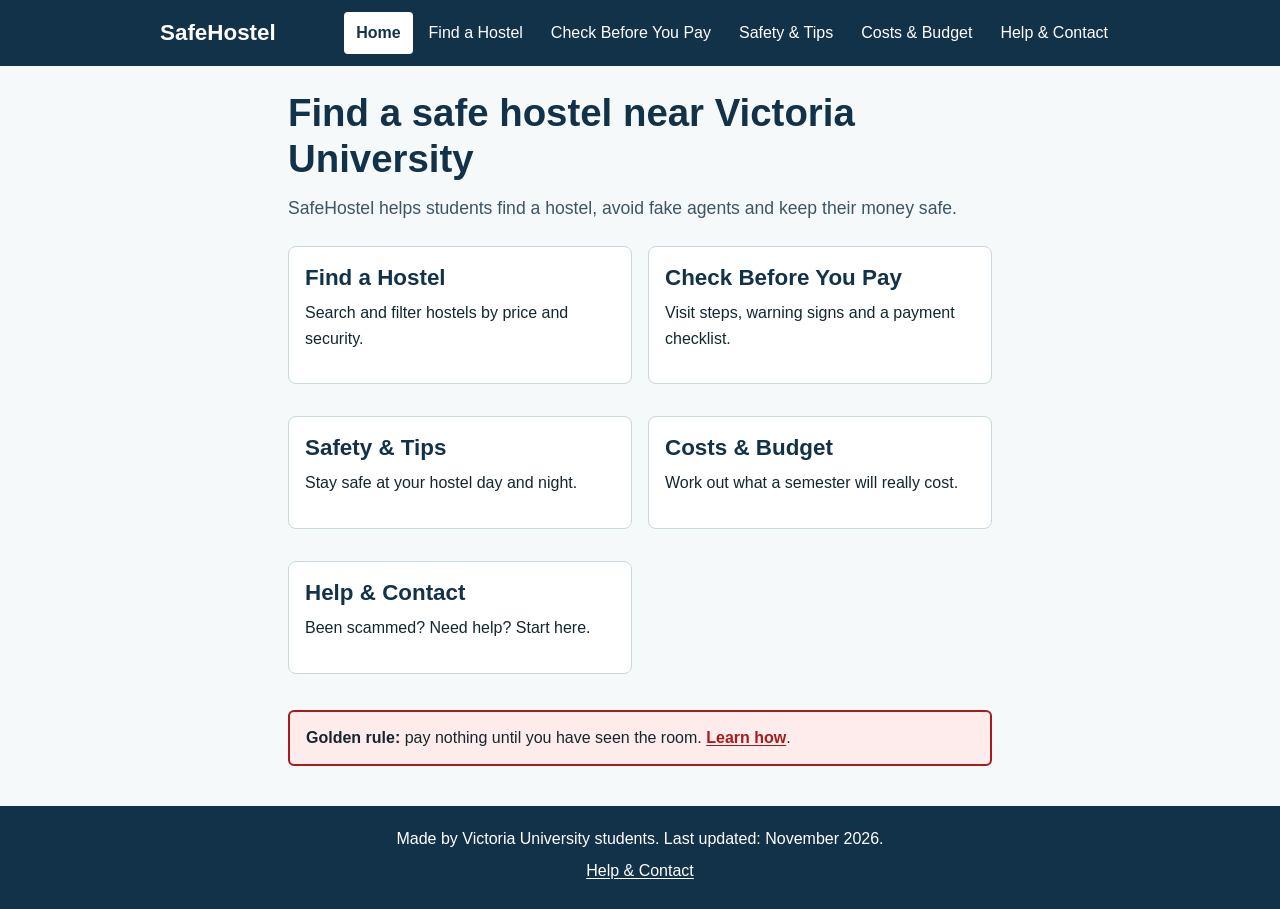
<file: index.html>
<!DOCTYPE html>
<html lang="en">
<head>
  <meta charset="UTF-8">
  <meta name="viewport" content="width=device-width, initial-scale=1">
  <title>Home | SafeHostel</title>
  <link rel="stylesheet" href="check-before-you-pay.css">
  <link rel="stylesheet" href="extra.css">
</head>
<body>
  <a class="skip-link" href="#content">Skip to content</a>
  <header class="site-header">
    <div class="header-inner">
      <p class="site-name"><a href="index.html" aria-current="page">SafeHostel</a></p>
      <button class="menu-toggle" aria-expanded="false" aria-controls="menu">Menu</button>
      <nav aria-label="Main menu">
        <ul class="menu" id="menu">
          <li><a href="index.html" aria-current="page">Home</a></li>
          <li><a href="find-a-hostel.html">Find a Hostel</a></li>
          <li><a href="check-before-you-pay.html">Check Before You Pay</a></li>
          <li><a href="safety-tips.html">Safety &amp; Tips</a></li>
          <li><a href="costs-budget.html">Costs &amp; Budget</a></li>
          <li><a href="help-contact.html">Help &amp; Contact</a></li>
        </ul>
      </nav>
    </div>
  </header>
  <main id="content">
    <h1>Find a safe hostel near Victoria University</h1>
    <p class="lead">SafeHostel helps students find a hostel, avoid fake agents and keep their money safe.</p>
    <div class="grid">
      <a class="card tile" href="find-a-hostel.html"><h2>Find a Hostel</h2><p>Search and filter hostels by price and security.</p></a>
      <a class="card tile" href="check-before-you-pay.html"><h2>Check Before You Pay</h2><p>Visit steps, warning signs and a payment checklist.</p></a>
      <a class="card tile" href="safety-tips.html"><h2>Safety &amp; Tips</h2><p>Stay safe at your hostel day and night.</p></a>
      <a class="card tile" href="costs-budget.html"><h2>Costs &amp; Budget</h2><p>Work out what a semester will really cost.</p></a>
      <a class="card tile" href="help-contact.html"><h2>Help &amp; Contact</h2><p>Been scammed? Need help? Start here.</p></a>
    </div>
    <div class="alert" role="note"><p><strong>Golden rule:</strong> pay nothing until you have seen the room. <a href="check-before-you-pay.html">Learn how</a>.</p></div>
  </main>
  <footer class="site-footer">
    <p>Made by Victoria University students. Last updated: November 2026.</p>
    <p><a href="help-contact.html">Help &amp; Contact</a></p>
  </footer>
  <script src="site.js"></script>
</body>
</html>
</file>
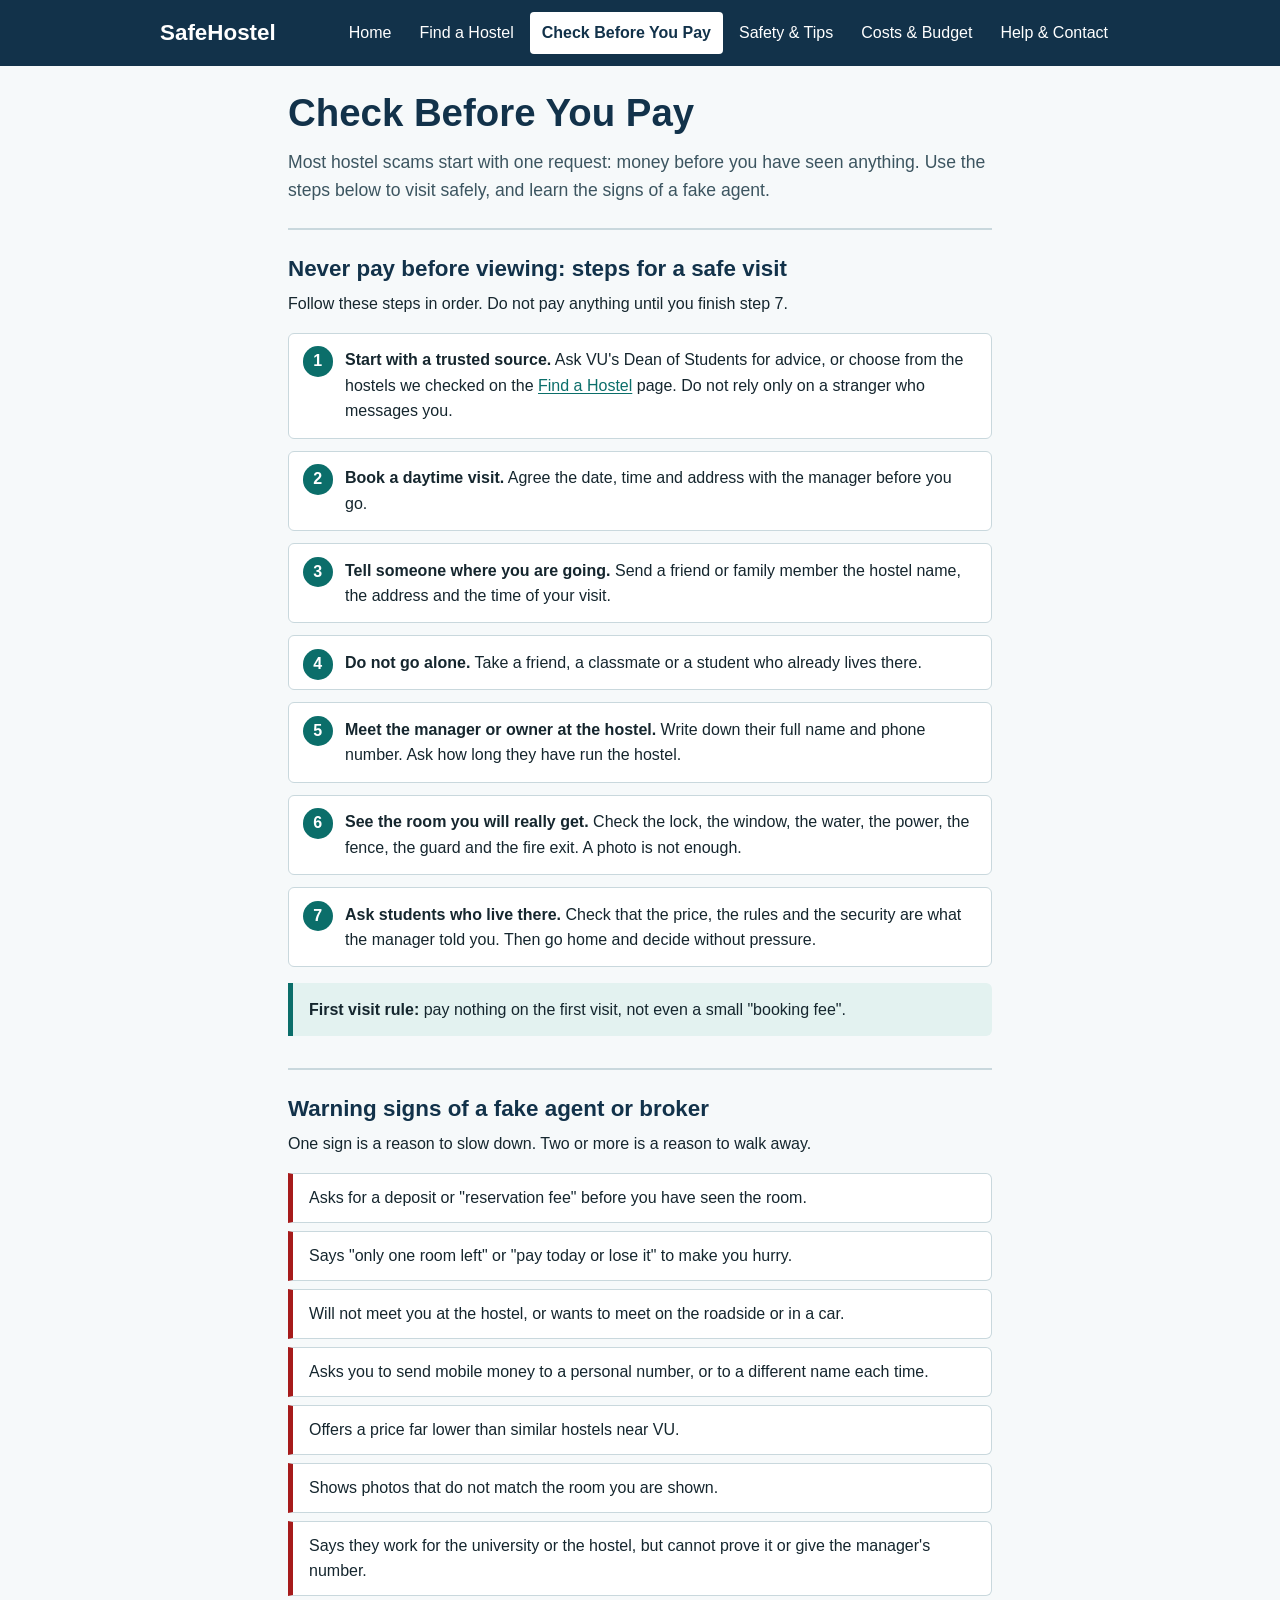
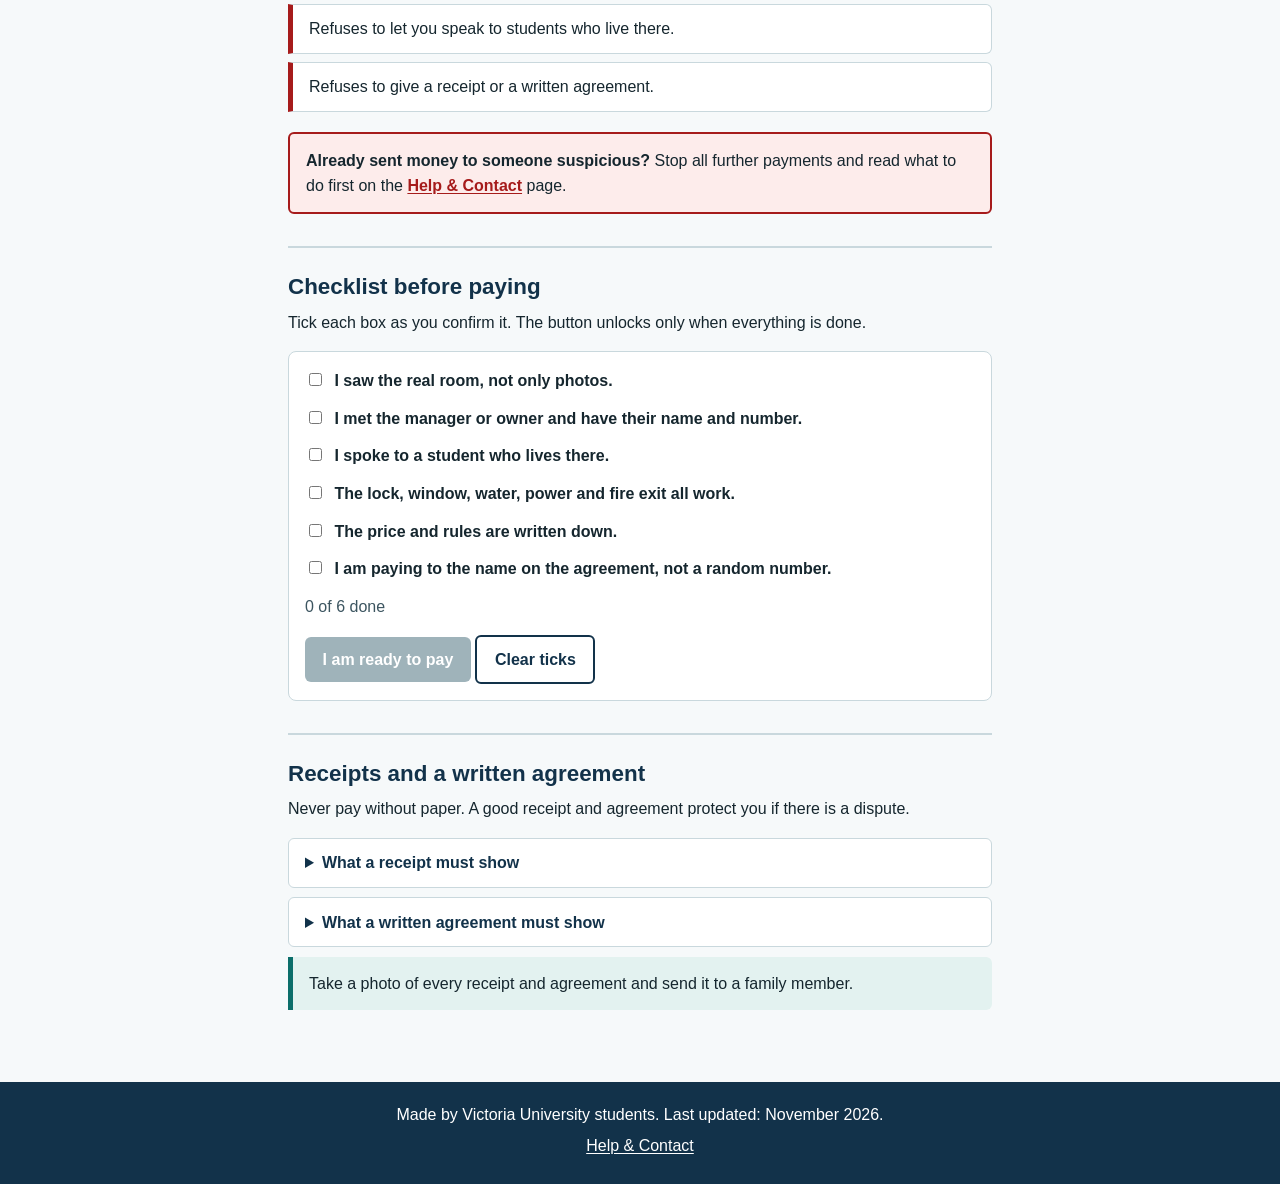
<file: check-before-you-pay.html>
<!DOCTYPE html>
<html lang="en">
<head>
  <meta charset="UTF-8">
  <meta name="viewport" content="width=device-width, initial-scale=1">
  <title>Check Before You Pay | SafeHostel</title>
  <meta name="description" content="Steps for a safe hostel visit and warning signs of a fake agent or broker near Victoria University.">
  <link rel="stylesheet" href="check-before-you-pay.css">
  <link rel="stylesheet" href="extra.css">
</head>
<body>

  <a class="skip-link" href="#content">Skip to content</a>

  <!-- G.1 HEADER (Antonio M. owns this; replace with the group version when ready) -->
  <header class="site-header">
    <div class="header-inner">
      <p class="site-name"><a href="index.html">SafeHostel</a></p>
      <button class="menu-toggle" aria-expanded="false" aria-controls="menu">Menu</button>
      <nav aria-label="Main menu">
        <ul class="menu" id="menu">
          <li><a href="index.html">Home</a></li>
          <li><a href="find-a-hostel.html">Find a Hostel</a></li>
          <li><a href="check-before-you-pay.html" aria-current="page">Check Before You Pay</a></li>
          <li><a href="safety-tips.html">Safety &amp; Tips</a></li>
          <li><a href="costs-budget.html">Costs &amp; Budget</a></li>
          <li><a href="help-contact.html">Help &amp; Contact</a></li>
        </ul>
      </nav>
    </div>
  </header>

  <main id="content">

    <h1>Check Before You Pay</h1>
    <p class="lead">Most hostel scams start with one request: money before you have seen anything. Use the steps below to visit safely, and learn the signs of a fake agent.</p>

    <!-- ITEM 2.1 : Kisambira Manuel -->
    <section id="item-2-1" aria-labelledby="h-2-1">
      <h2 id="h-2-1">Never pay before viewing: steps for a safe visit</h2>
      <p>Follow these steps in order. Do not pay anything until you finish step 7.</p>

      <ol class="steps">
        <li>
          <strong>Start with a trusted source.</strong> Ask VU's Dean of Students for advice, or choose from the hostels we checked on the <a href="find-a-hostel.html">Find a Hostel</a> page. Do not rely only on a stranger who messages you.
        </li>
        <li>
          <strong>Book a daytime visit.</strong> Agree the date, time and address with the manager before you go.
        </li>
        <li>
          <strong>Tell someone where you are going.</strong> Send a friend or family member the hostel name, the address and the time of your visit.
        </li>
        <li>
          <strong>Do not go alone.</strong> Take a friend, a classmate or a student who already lives there.
        </li>
        <li>
          <strong>Meet the manager or owner at the hostel.</strong> Write down their full name and phone number. Ask how long they have run the hostel.
        </li>
        <li>
          <strong>See the room you will really get.</strong> Check the lock, the window, the water, the power, the fence, the guard and the fire exit. A photo is not enough.
        </li>
        <li>
          <strong>Ask students who live there.</strong> Check that the price, the rules and the security are what the manager told you. Then go home and decide without pressure.
        </li>
      </ol>

      <p class="note"><strong>First visit rule:</strong> pay nothing on the first visit, not even a small "booking fee".</p>
    </section>

    <!-- ITEM 2.2 : Kisambira Manuel -->
    <section id="item-2-2" aria-labelledby="h-2-2">
      <h2 id="h-2-2">Warning signs of a fake agent or broker</h2>
      <p>One sign is a reason to slow down. Two or more is a reason to walk away.</p>

      <ul class="warning-list">
        <li>Asks for a deposit or "reservation fee" before you have seen the room.</li>
        <li>Says "only one room left" or "pay today or lose it" to make you hurry.</li>
        <li>Will not meet you at the hostel, or wants to meet on the roadside or in a car.</li>
        <li>Asks you to send mobile money to a personal number, or to a different name each time.</li>
        <li>Offers a price far lower than similar hostels near VU.</li>
        <li>Shows photos that do not match the room you are shown.</li>
        <li>Says they work for the university or the hostel, but cannot prove it or give the manager's number.</li>
        <li>Refuses to let you speak to students who live there.</li>
        <li>Refuses to give a receipt or a written agreement.</li>
      </ul>

      <div class="alert" role="note">
        <p><strong>Already sent money to someone suspicious?</strong> Stop all further payments and read what to do first on the <a href="help-contact.html">Help &amp; Contact</a> page.</p>
      </div>
    </section>

    <!-- ITEM 2.3 -->
    <section id="item-2-3" aria-labelledby="h-2-3">
      <h2 id="h-2-3">Checklist before paying</h2>
      <p>Tick each box as you confirm it. The button unlocks only when everything is done.</p>
      <form id="checklist" class="card">
        <label><input type="checkbox"> I saw the real room, not only photos.</label>
        <label><input type="checkbox"> I met the manager or owner and have their name and number.</label>
        <label><input type="checkbox"> I spoke to a student who lives there.</label>
        <label><input type="checkbox"> The lock, window, water, power and fire exit all work.</label>
        <label><input type="checkbox"> The price and rules are written down.</label>
        <label><input type="checkbox"> I am paying to the name on the agreement, not a random number.</label>
        <p id="check-count" class="muted" aria-live="polite">0 of 6 done</p>
        <button type="button" id="check-go" disabled>I am ready to pay</button>
        <button type="reset" class="btn-secondary">Clear ticks</button>
        <p id="check-result" class="note" hidden></p>
      </form>
    </section>

    <!-- ITEM 2.4 -->
    <section id="item-2-4" aria-labelledby="h-2-4">
      <h2 id="h-2-4">Receipts and a written agreement</h2>
      <p>Never pay without paper. A good receipt and agreement protect you if there is a dispute.</p>
      <details><summary>What a receipt must show</summary>
        <ul><li>Your full name and the hostel name</li><li>Amount paid and what it is for</li><li>Date, and the signature and phone number of the receiver</li><li>For mobile money: keep the confirmation SMS and check the name shown</li></ul></details>
      <details><summary>What a written agreement must show</summary>
        <ul><li>Room number, rent per semester or month, and due dates</li><li>Deposit amount and the conditions for getting it back</li><li>House rules, visitor rules and notice period</li><li>Signatures of both you and the manager</li></ul></details>
      <p class="note">Take a photo of every receipt and agreement and send it to a family member.</p>
    </section>

  </main>

  <!-- G.2 FOOTER (Antonio M. owns this; replace with the group version when ready) -->
  <footer class="site-footer">
    <p>Made by Victoria University students. Last updated: November 2026.</p>
    <p><a href="help-contact.html">Help &amp; Contact</a></p>
  </footer>

  <script src="site.js"></script>
</body>
</html>
</file>
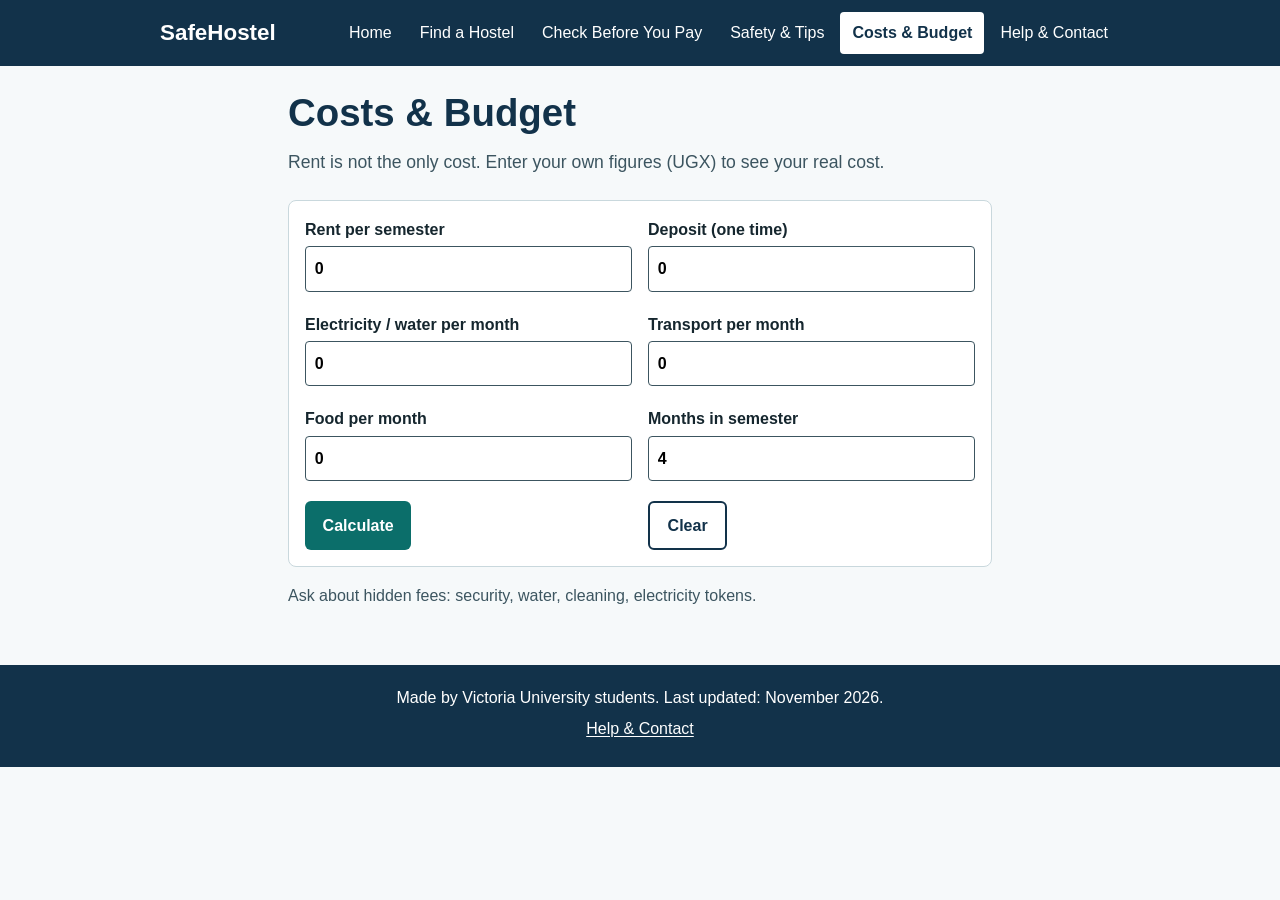
<file: costs-budget.html>
<!DOCTYPE html>
<html lang="en">
<head>
  <meta charset="UTF-8">
  <meta name="viewport" content="width=device-width, initial-scale=1">
  <title>Costs & Budget | SafeHostel</title>
  <link rel="stylesheet" href="check-before-you-pay.css">
  <link rel="stylesheet" href="extra.css">
</head>
<body>
  <a class="skip-link" href="#content">Skip to content</a>
  <header class="site-header">
    <div class="header-inner">
      <p class="site-name"><a href="index.html">SafeHostel</a></p>
      <button class="menu-toggle" aria-expanded="false" aria-controls="menu">Menu</button>
      <nav aria-label="Main menu">
        <ul class="menu" id="menu">
          <li><a href="index.html">Home</a></li>
          <li><a href="find-a-hostel.html">Find a Hostel</a></li>
          <li><a href="check-before-you-pay.html">Check Before You Pay</a></li>
          <li><a href="safety-tips.html">Safety &amp; Tips</a></li>
          <li><a href="costs-budget.html" aria-current="page">Costs &amp; Budget</a></li>
          <li><a href="help-contact.html">Help &amp; Contact</a></li>
        </ul>
      </nav>
    </div>
  </header>
  <main id="content">
    <h1>Costs &amp; Budget</h1>
    <p class="lead">Rent is not the only cost. Enter your own figures (UGX) to see your real cost.</p>
    <form id="budget" class="card row">
      <label>Rent per semester <input type="number" min="0" name="rent" value="0"></label>
      <label>Deposit (one time) <input type="number" min="0" name="deposit" value="0"></label>
      <label>Electricity / water per month <input type="number" min="0" name="utils" value="0"></label>
      <label>Transport per month <input type="number" min="0" name="transport" value="0"></label>
      <label>Food per month <input type="number" min="0" name="food" value="0"></label>
      <label>Months in semester <input type="number" min="1" max="6" name="months" value="4"></label>
      <button type="submit">Calculate</button>
      <button type="reset" class="btn-secondary">Clear</button>
    </form>
    <div id="budget-out" class="note" aria-live="polite" hidden></div>
    <p class="muted">Ask about hidden fees: security, water, cleaning, electricity tokens.</p>
  </main>
  <footer class="site-footer">
    <p>Made by Victoria University students. Last updated: November 2026.</p>
    <p><a href="help-contact.html">Help &amp; Contact</a></p>
  </footer>
  <script src="site.js"></script>
</body>
</html>
</file>
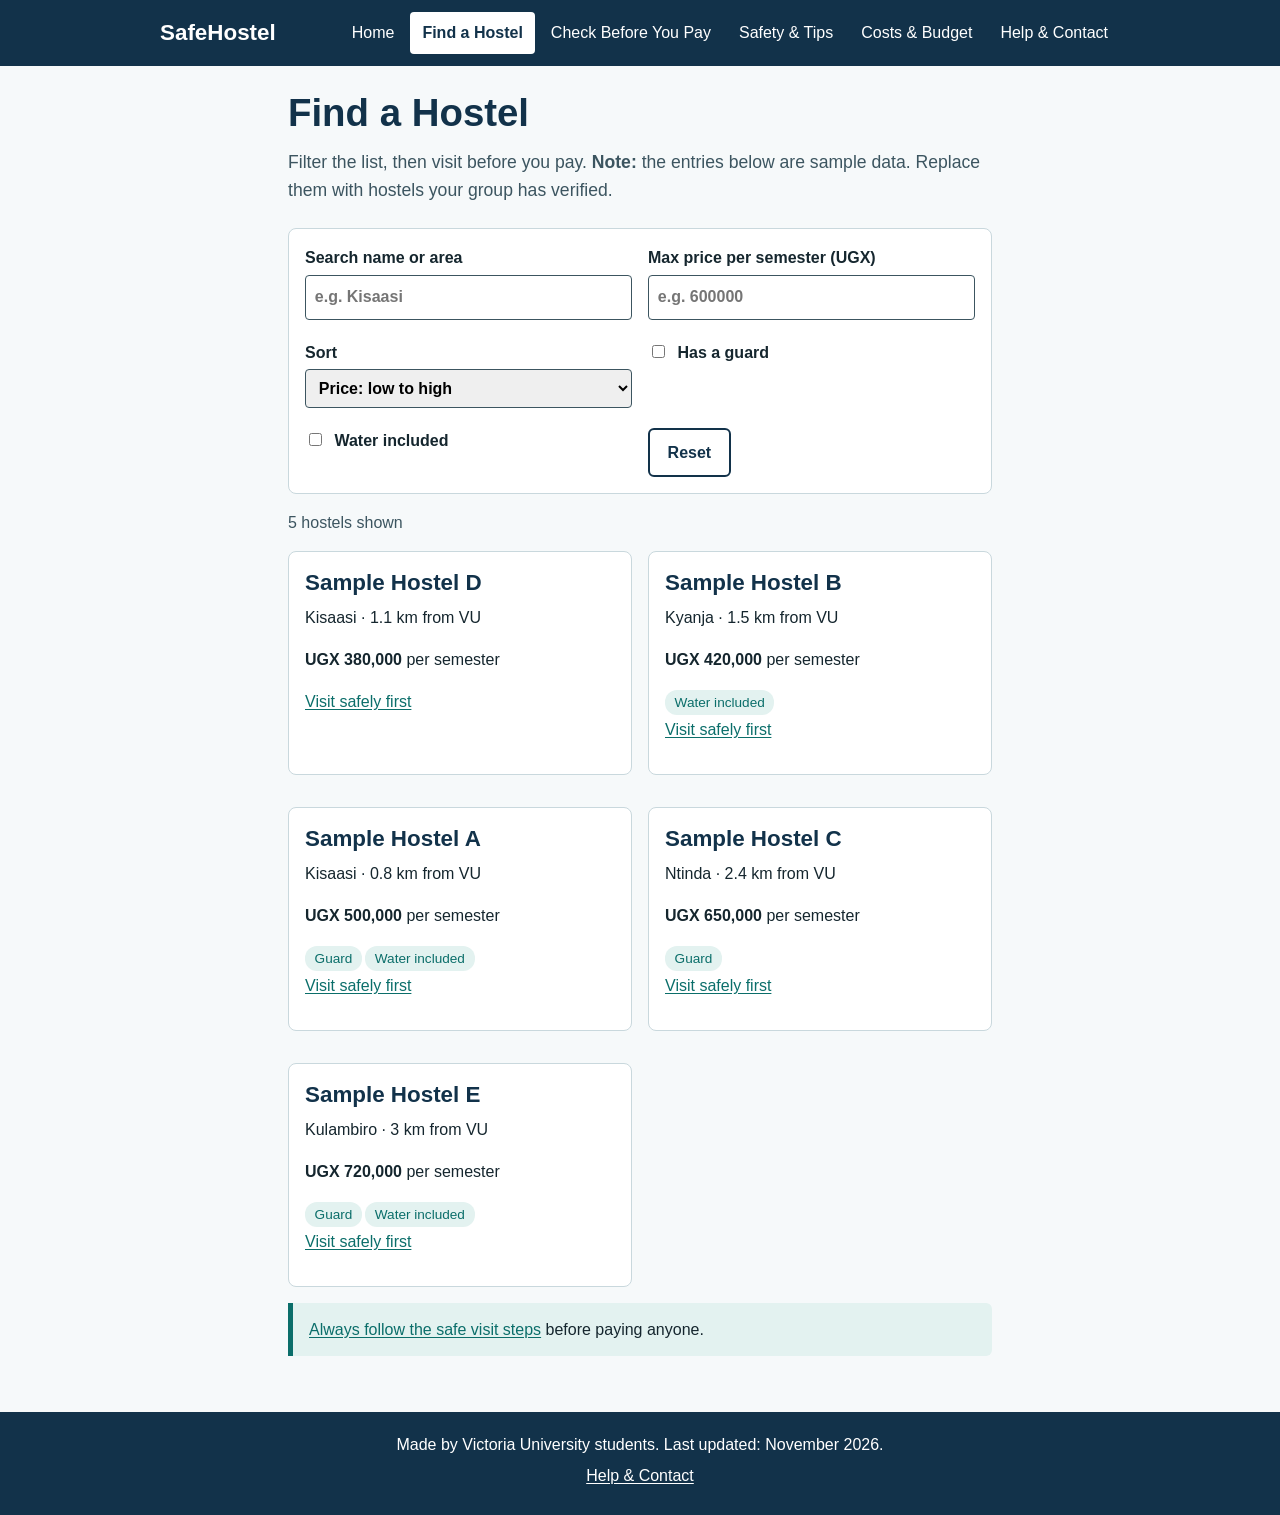
<file: find-a-hostel.html>
<!DOCTYPE html>
<html lang="en">
<head>
  <meta charset="UTF-8">
  <meta name="viewport" content="width=device-width, initial-scale=1">
  <title>Find a Hostel | SafeHostel</title>
  <link rel="stylesheet" href="check-before-you-pay.css">
  <link rel="stylesheet" href="extra.css">
</head>
<body>
  <a class="skip-link" href="#content">Skip to content</a>
  <header class="site-header">
    <div class="header-inner">
      <p class="site-name"><a href="index.html">SafeHostel</a></p>
      <button class="menu-toggle" aria-expanded="false" aria-controls="menu">Menu</button>
      <nav aria-label="Main menu">
        <ul class="menu" id="menu">
          <li><a href="index.html">Home</a></li>
          <li><a href="find-a-hostel.html" aria-current="page">Find a Hostel</a></li>
          <li><a href="check-before-you-pay.html">Check Before You Pay</a></li>
          <li><a href="safety-tips.html">Safety &amp; Tips</a></li>
          <li><a href="costs-budget.html">Costs &amp; Budget</a></li>
          <li><a href="help-contact.html">Help &amp; Contact</a></li>
        </ul>
      </nav>
    </div>
  </header>
  <main id="content">
    <h1>Find a Hostel</h1>
    <p class="lead">Filter the list, then visit before you pay. <strong>Note:</strong> the entries below are sample data. Replace them with hostels your group has verified.</p>
    <form id="filters" class="card row">
      <label>Search name or area <input type="search" id="q" placeholder="e.g. Kisaasi"></label>
      <label>Max price per semester (UGX) <input type="number" id="maxp" min="0" step="50000" placeholder="e.g. 600000"></label>
      <label>Sort <select id="sort"><option value="price">Price: low to high</option><option value="dist">Closest to VU</option><option value="name">Name A-Z</option></select></label>
      <label><input type="checkbox" id="guard"> Has a guard</label>
      <label><input type="checkbox" id="water"> Water included</label>
      <button type="reset" class="btn-secondary">Reset</button>
    </form>
    <p id="count" aria-live="polite" class="muted"></p>
    <div id="results" class="grid"></div>
    <p id="empty" class="note" hidden>No hostel matches. Try removing a filter.</p>
    <p class="note"><a href="check-before-you-pay.html">Always follow the safe visit steps</a> before paying anyone.</p>
  </main>
  <footer class="site-footer">
    <p>Made by Victoria University students. Last updated: November 2026.</p>
    <p><a href="help-contact.html">Help &amp; Contact</a></p>
  </footer>
  <script src="site.js"></script>
</body>
</html>
</file>
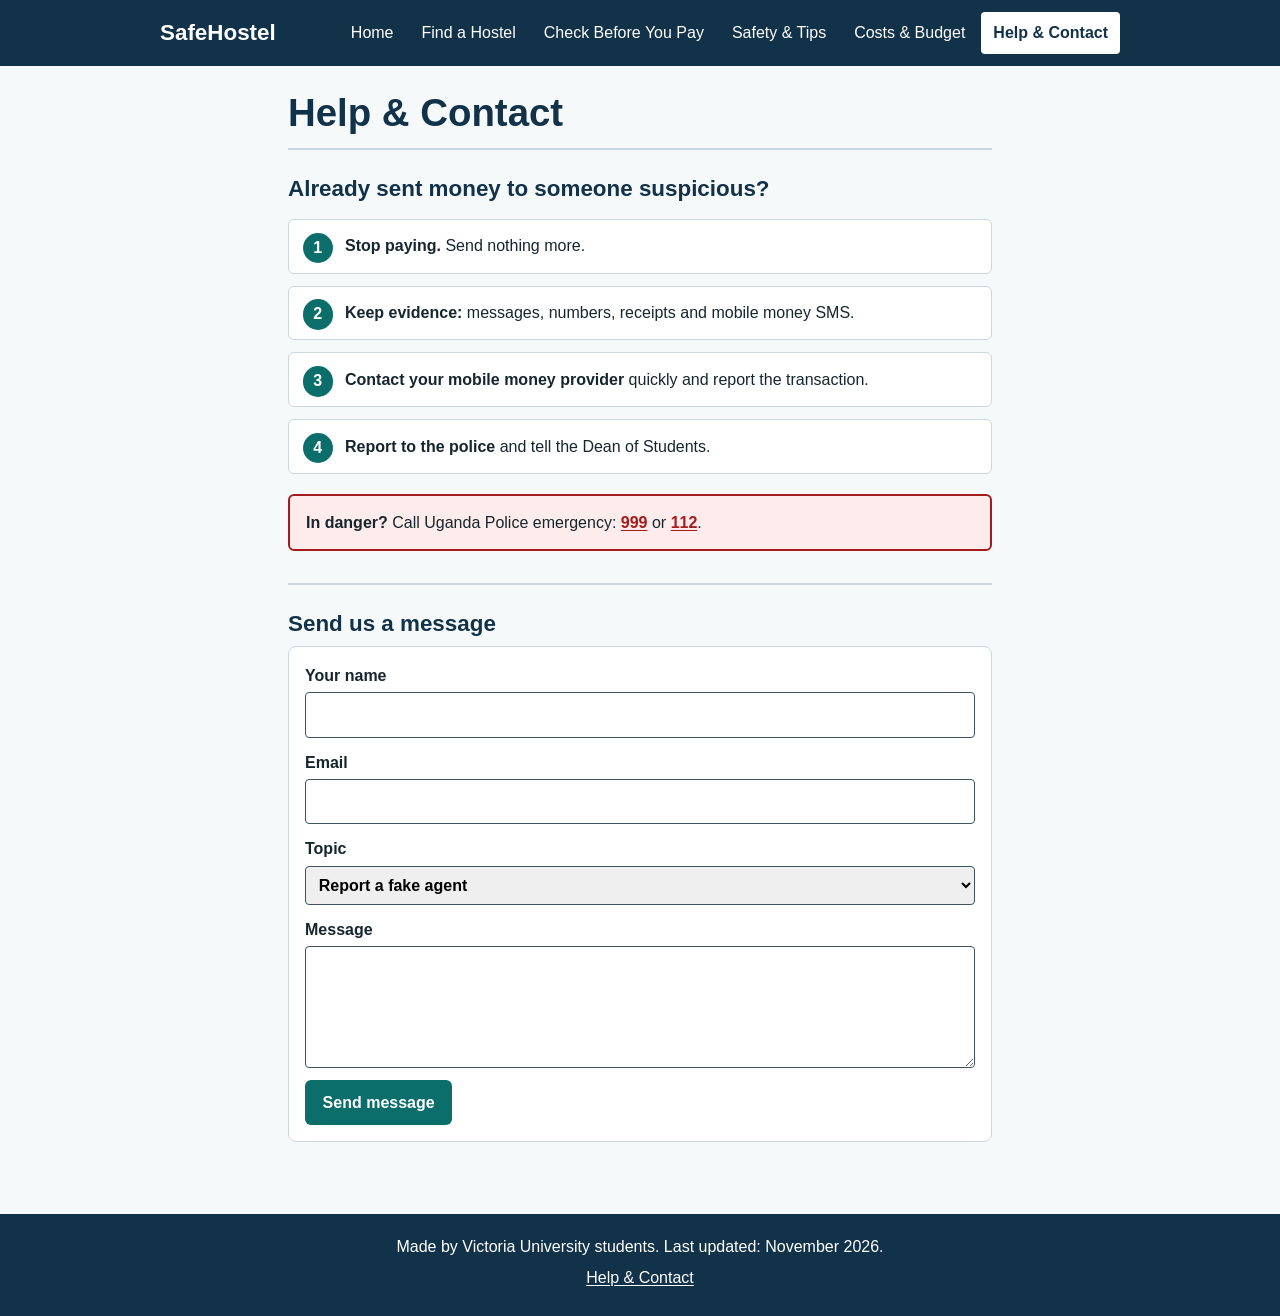
<file: help-contact.html>
<!DOCTYPE html>
<html lang="en">
<head>
  <meta charset="UTF-8">
  <meta name="viewport" content="width=device-width, initial-scale=1">
  <title>Help & Contact | SafeHostel</title>
  <link rel="stylesheet" href="check-before-you-pay.css">
  <link rel="stylesheet" href="extra.css">
</head>
<body>
  <a class="skip-link" href="#content">Skip to content</a>
  <header class="site-header">
    <div class="header-inner">
      <p class="site-name"><a href="index.html">SafeHostel</a></p>
      <button class="menu-toggle" aria-expanded="false" aria-controls="menu">Menu</button>
      <nav aria-label="Main menu">
        <ul class="menu" id="menu">
          <li><a href="index.html">Home</a></li>
          <li><a href="find-a-hostel.html">Find a Hostel</a></li>
          <li><a href="check-before-you-pay.html">Check Before You Pay</a></li>
          <li><a href="safety-tips.html">Safety &amp; Tips</a></li>
          <li><a href="costs-budget.html">Costs &amp; Budget</a></li>
          <li><a href="help-contact.html" aria-current="page">Help &amp; Contact</a></li>
        </ul>
      </nav>
    </div>
  </header>
  <main id="content">
    <h1>Help &amp; Contact</h1>
    <section id="scammed"><h2>Already sent money to someone suspicious?</h2>
      <ol class="steps"><li><strong>Stop paying.</strong> Send nothing more.</li><li><strong>Keep evidence:</strong> messages, numbers, receipts and mobile money SMS.</li><li><strong>Contact your mobile money provider</strong> quickly and report the transaction.</li><li><strong>Report to the police</strong> and tell the Dean of Students.</li></ol>
      <div class="alert" role="note"><p><strong>In danger?</strong> Call Uganda Police emergency: <a href="tel:999">999</a> or <a href="tel:112">112</a>.</p></div></section>
    <section id="contact"><h2>Send us a message</h2>
      <form id="contact-form" class="card" novalidate>
        <label>Your name <input name="name" required></label>
        <label>Email <input name="email" type="email" required></label>
        <label>Topic <select name="topic"><option>Report a fake agent</option><option>Suggest a hostel</option><option>Other</option></select></label>
        <label>Message <textarea name="msg" rows="4" required></textarea></label>
        <p id="form-error" class="error" role="alert" hidden></p>
        <button type="submit">Send message</button>
      </form>
      <p id="form-ok" class="note" hidden></p></section>
  </main>
  <footer class="site-footer">
    <p>Made by Victoria University students. Last updated: November 2026.</p>
    <p><a href="help-contact.html">Help &amp; Contact</a></p>
  </footer>
  <script src="site.js"></script>
</body>
</html>
</file>
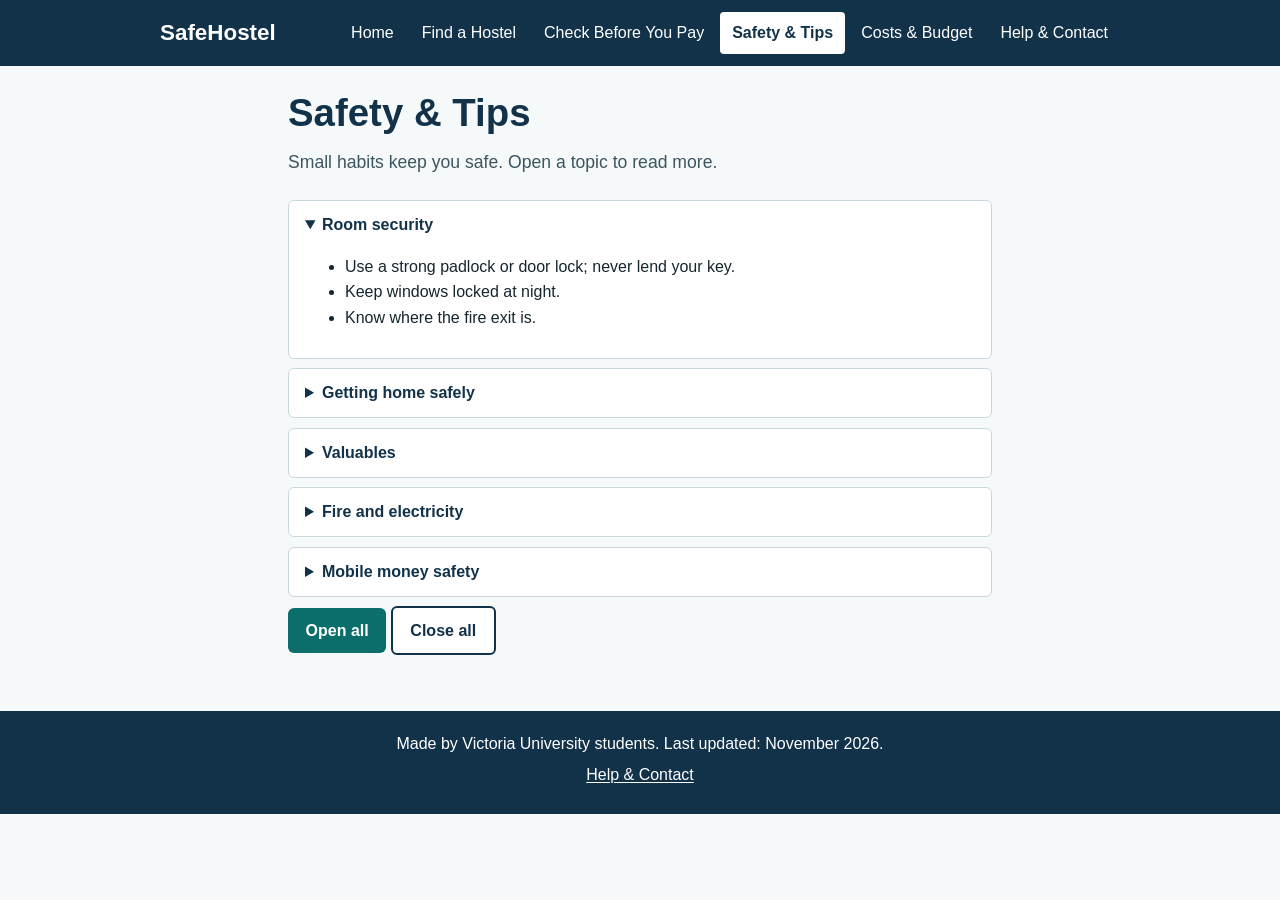
<file: safety-tips.html>
<!DOCTYPE html>
<html lang="en">
<head>
  <meta charset="UTF-8">
  <meta name="viewport" content="width=device-width, initial-scale=1">
  <title>Safety & Tips | SafeHostel</title>
  <link rel="stylesheet" href="check-before-you-pay.css">
  <link rel="stylesheet" href="extra.css">
</head>
<body>
  <a class="skip-link" href="#content">Skip to content</a>
  <header class="site-header">
    <div class="header-inner">
      <p class="site-name"><a href="index.html">SafeHostel</a></p>
      <button class="menu-toggle" aria-expanded="false" aria-controls="menu">Menu</button>
      <nav aria-label="Main menu">
        <ul class="menu" id="menu">
          <li><a href="index.html">Home</a></li>
          <li><a href="find-a-hostel.html">Find a Hostel</a></li>
          <li><a href="check-before-you-pay.html">Check Before You Pay</a></li>
          <li><a href="safety-tips.html" aria-current="page">Safety &amp; Tips</a></li>
          <li><a href="costs-budget.html">Costs &amp; Budget</a></li>
          <li><a href="help-contact.html">Help &amp; Contact</a></li>
        </ul>
      </nav>
    </div>
  </header>
  <main id="content">
    <h1>Safety &amp; Tips</h1>
    <p class="lead">Small habits keep you safe. Open a topic to read more.</p>
    <details open><summary>Room security</summary><ul><li>Use a strong padlock or door lock; never lend your key.</li><li>Keep windows locked at night.</li><li>Know where the fire exit is.</li></ul></details>
    <details><summary>Getting home safely</summary><ul><li>Avoid walking alone late; use a trusted boda or taxi and share the number plate.</li><li>Charge your phone before going out.</li></ul></details>
    <details><summary>Valuables</summary><ul><li>Keep laptops and phones out of sight near windows.</li><li>Mark your devices and note serial numbers.</li></ul></details>
    <details><summary>Fire and electricity</summary><ul><li>Do not overload sockets or leave cookers on.</li><li>Report broken wiring to the manager in writing.</li></ul></details>
    <details><summary>Mobile money safety</summary><ul><li>Never share your PIN, even with someone claiming to be from the network.</li><li>Check the name on screen before you confirm.</li></ul></details>
    <p><button type="button" id="expand">Open all</button> <button type="button" id="collapse" class="btn-secondary">Close all</button></p>
  </main>
  <footer class="site-footer">
    <p>Made by Victoria University students. Last updated: November 2026.</p>
    <p><a href="help-contact.html">Help &amp; Contact</a></p>
  </footer>
  <script src="site.js"></script>
</body>
</html>
</file>
<file: check-before-you-pay.css>
/* SafeHostel - Check Before You Pay (items 2.1 and 2.2)
   Mobile first. HTML and CSS only. */

:root {
  --ink: #15262e;
  --ink-soft: #3c5560;
  --navy: #12324a;
  --teal: #0b6e6a;
  --teal-light: #e3f2f0;
  --danger: #a61b1b;
  --danger-light: #fdeceb;
  --paper: #f6f9fa;
  --white: #ffffff;
  --line: #c9d8dd;
}

*, *::before, *::after {
  box-sizing: border-box;
}

html {
  font-size: 100%;
}

body {
  margin: 0;
  font-family: "Segoe UI", Roboto, "Helvetica Neue", Arial, sans-serif;
  line-height: 1.6;
  color: var(--ink);
  background: var(--paper);
}

a {
  color: var(--teal);
  text-underline-offset: 2px;
}

a:hover {
  color: var(--navy);
}

a:focus-visible {
  outline: 3px solid #f2a900;
  outline-offset: 2px;
}

/* Skip link */
.skip-link {
  position: absolute;
  left: -9999px;
  top: 0;
  background: var(--white);
  color: var(--navy);
  padding: 0.6rem 1rem;
  z-index: 10;
}

.skip-link:focus {
  left: 0.5rem;
  top: 0.5rem;
}

/* Header and menu */
.site-header {
  background: var(--navy);
  color: var(--white);
}

.header-inner {
  max-width: 62rem;
  margin: 0 auto;
  padding: 0.75rem 1rem;
}

.site-name {
  margin: 0 0 0.5rem;
  font-size: 1.4rem;
  font-weight: 700;
}

.menu {
  list-style: none;
  margin: 0;
  padding: 0;
  display: flex;
  flex-wrap: wrap;
  gap: 0.25rem;
}

.menu a {
  display: block;
  padding: 0.5rem 0.75rem;
  color: var(--white);
  text-decoration: none;
  border-radius: 4px;
}

.menu a:hover {
  background: rgba(255, 255, 255, 0.15);
}

.menu a[aria-current="page"] {
  background: var(--white);
  color: var(--navy);
  font-weight: 700;
}

.site-header a:focus-visible {
  outline-color: #ffd24a;
}

/* Main content */
main {
  max-width: 46rem;
  margin: 0 auto;
  padding: 1.5rem 1rem 2.5rem;
}

h1 {
  margin: 0 0 0.75rem;
  font-size: 1.9rem;
  line-height: 1.2;
  color: var(--navy);
}

h2 {
  margin: 0 0 0.5rem;
  font-size: 1.4rem;
  line-height: 1.3;
  color: var(--navy);
}

.lead {
  margin: 0 0 1.5rem;
  font-size: 1.1rem;
  color: var(--ink-soft);
}

section {
  margin: 0 0 2rem;
  padding-top: 1.5rem;
  border-top: 2px solid var(--line);
}

p {
  margin: 0 0 1rem;
}

/* 2.1 Numbered steps (a real sequence, so numbers are used) */
.steps {
  list-style: none;
  counter-reset: step;
  margin: 1rem 0;
  padding: 0;
}

.steps li {
  counter-increment: step;
  position: relative;
  margin: 0 0 0.75rem;
  padding: 0.85rem 1rem 0.85rem 3.5rem;
  background: var(--white);
  border: 1px solid var(--line);
  border-radius: 6px;
}

.steps li::before {
  content: counter(step);
  position: absolute;
  left: 0.85rem;
  top: 0.8rem;
  width: 1.9rem;
  height: 1.9rem;
  line-height: 1.9rem;
  text-align: center;
  font-weight: 700;
  color: var(--white);
  background: var(--teal);
  border-radius: 50%;
}

/* Safe-visit rule */
.note {
  padding: 0.85rem 1rem;
  background: var(--teal-light);
  border-left: 5px solid var(--teal);
  border-radius: 0 6px 6px 0;
}

/* 2.2 Warning signs */
.warning-list {
  list-style: none;
  margin: 1rem 0;
  padding: 0;
}

.warning-list li {
  margin: 0 0 0.5rem;
  padding: 0.7rem 1rem;
  background: var(--white);
  border: 1px solid var(--line);
  border-left: 5px solid var(--danger);
  border-radius: 0 6px 6px 0;
}

/* Alert box */
.alert {
  margin: 1.25rem 0 0;
  padding: 0.85rem 1rem;
  background: var(--danger-light);
  border: 2px solid var(--danger);
  border-radius: 6px;
}

.alert p {
  margin: 0;
}

.alert a {
  color: var(--danger);
  font-weight: 700;
}

/* Footer */
.site-footer {
  background: var(--navy);
  color: var(--white);
  text-align: center;
  padding: 1.25rem 1rem;
}

.site-footer p {
  margin: 0 0 0.35rem;
}

.site-footer a {
  color: var(--white);
}

/* Larger screens */
@media (min-width: 48rem) {
  .header-inner {
    display: flex;
    align-items: center;
    justify-content: space-between;
    gap: 1.5rem;
  }

  .site-name {
    margin: 0;
  }

  h1 {
    font-size: 2.4rem;
  }
}

/* Print */
@media print {
  .site-header, .site-footer, .skip-link {
    display: none;
  }

  body {
    background: var(--white);
  }
}
</file>
<file: extra.css>
/* Extra styles for the full site */
.site-name a{color:#fff;text-decoration:none}
.menu-toggle{display:none;background:#fff;color:var(--navy);border:0;border-radius:4px;padding:.5rem .9rem;font-weight:700;cursor:pointer}
@media (max-width:47.99rem){.menu-toggle{display:inline-block}.menu{display:none;margin-top:.5rem}.menu.open{display:flex;flex-direction:column}}
button{font:inherit;background:var(--teal);color:#fff;border:0;border-radius:6px;padding:.6rem 1.1rem;cursor:pointer;font-weight:600}
button:hover:not(:disabled){background:var(--navy)}
button:disabled{background:#9fb3ba;cursor:not-allowed}
button:focus-visible,input:focus-visible,select:focus-visible,textarea:focus-visible,summary:focus-visible{outline:3px solid #f2a900;outline-offset:2px}
.btn-secondary{background:#fff;color:var(--navy);border:2px solid var(--navy)}
.btn-secondary:hover:not(:disabled){background:var(--teal-light)!important;color:var(--navy)}
.card{background:#fff;border:1px solid var(--line);border-radius:8px;padding:1rem;margin:0 0 1rem}
.card label{display:block;margin:0 0 .75rem;font-weight:600}
.card input:not([type=checkbox]),.card select,.card textarea{display:block;width:100%;margin-top:.25rem;padding:.55rem;border:1px solid var(--ink-soft);border-radius:4px;font:inherit}
.card input[type=checkbox]{margin-right:.5rem}
.row{display:grid;gap:.5rem 1rem}
@media(min-width:40rem){.row{grid-template-columns:1fr 1fr}.row button{justify-self:start}}
.grid{display:grid;gap:1rem}
@media(min-width:40rem){.grid{grid-template-columns:1fr 1fr}}
.tile{text-decoration:none;color:var(--ink)}
.tile:hover{border-color:var(--teal);box-shadow:0 2px 8px rgba(0,0,0,.1)}
.muted{color:var(--ink-soft)}
.error{color:var(--danger);font-weight:700}
details{background:#fff;border:1px solid var(--line);border-radius:6px;padding:.7rem 1rem;margin:0 0 .6rem}
summary{cursor:pointer;font-weight:700;color:var(--navy)}
.tag{display:inline-block;background:var(--teal-light);color:var(--teal);border-radius:12px;padding:.1rem .6rem;margin:.1rem .2rem .1rem 0;font-size:.85rem}
[hidden]{display:none!important}
</file>
